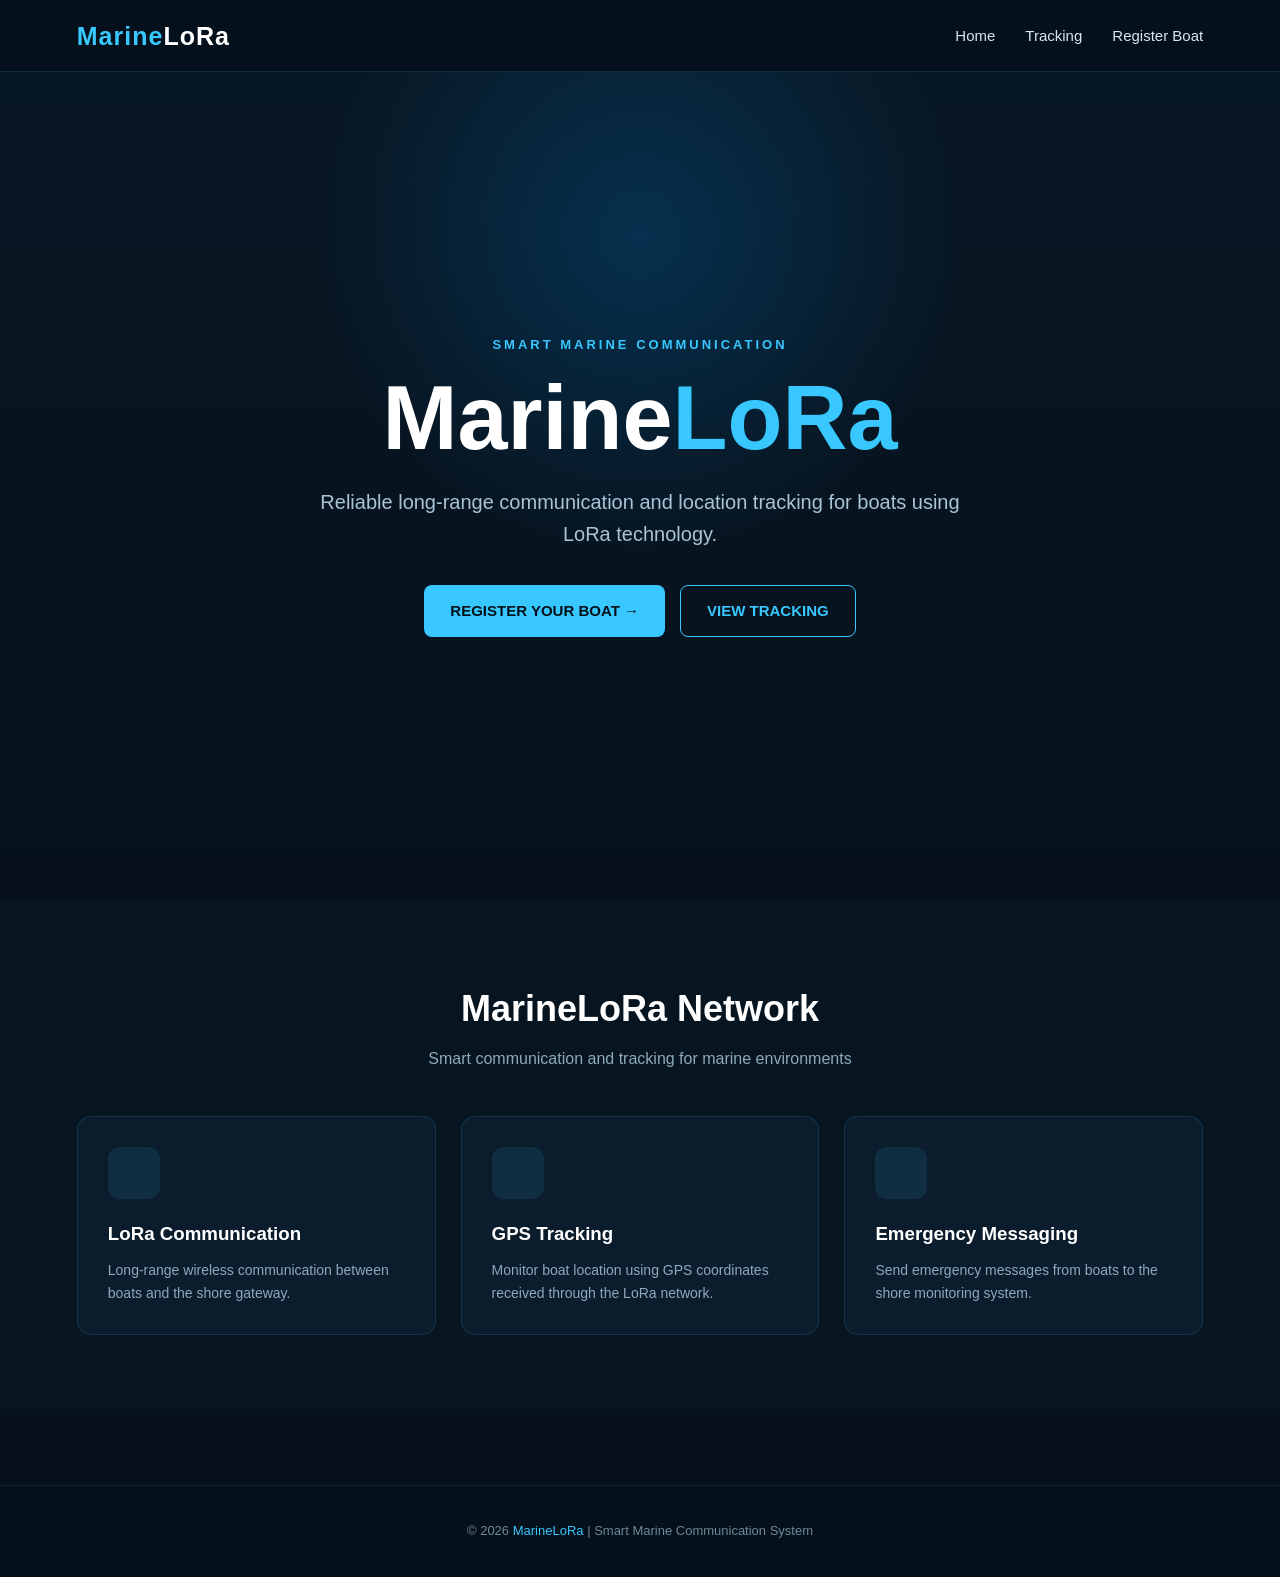
<file: index.html>
<!DOCTYPE html>
<html lang="en">

<head>
    <meta charset="UTF-8">
    <meta name="viewport" content="width=device-width, initial-scale=1.0">

    <title>MarineLoRa | Smart Marine Communication</title>

    <link rel="stylesheet" href="style.css">
</head>

<body>

    <nav class="navbar">

        <div class="logo">
            Marine<span>LoRa</span>
        </div>

        <ul class="nav-links">
            <li><a href="index.html">Home</a></li>
            <li><a href="tracking.html">Tracking</a></li>
            <li><a href="register.html">Register Boat</a></li>
        </ul>

    </nav>


    <section class="hero">

        <div class="hero-content">

            <p class="hero-tag">SMART MARINE COMMUNICATION</p>

            <h1>
                Marine<span>LoRa</span>
            </h1>

            <p>
                Reliable long-range communication and location
                tracking for boats using LoRa technology.
            </p>

            <div class="hero-buttons">

                <a href="register.html" class="btn btn-primary">
                    REGISTER YOUR BOAT →
                </a>

                <a href="tracking.html" class="btn btn-secondary">
                    VIEW TRACKING
                </a>

            </div>

        </div>

    </section>


    <section class="features">

        <div class="section-title">

            <h2>MarineLoRa Network</h2>

            <p>
                Smart communication and tracking for marine environments
            </p>

        </div>


        <div class="feature-grid">

            <div class="feature-card">

                <div class="feature-icon">
                    
                </div>

                <h3>LoRa Communication</h3>

                <p>
                    Long-range wireless communication between boats
                    and the shore gateway.
                </p>

            </div>


            <div class="feature-card">

                <div class="feature-icon">
                    
                </div>

                <h3>GPS Tracking</h3>

                <p>
                    Monitor boat location using GPS coordinates
                    received through the LoRa network.
                </p>

            </div>


            <div class="feature-card">

                <div class="feature-icon">
                    
                </div>

                <h3>Emergency Messaging</h3>

                <p>
                    Send emergency messages from boats to the
                    shore monitoring system.
                </p>

            </div>

        </div>

    </section>


    <footer class="footer">

        <p>
            © 2026 <span>MarineLoRa</span> |
            Smart Marine Communication System
        </p>

    </footer>

</body>

</html>
</file>
<file: style.css>
* {
    margin: 0;
    padding: 0;
    box-sizing: border-box;
}

html {
    scroll-behavior: smooth;
}

body {
    font-family: "Segoe UI", Arial, sans-serif;
    background: #06111c;
    color: #ffffff;
    min-height: 100vh;
    line-height: 1.6;
}

a {
    text-decoration: none;
    color: inherit;
}

button,
input {
    font-family: inherit;
}

button {
    cursor: pointer;
}


/* =========================
   NAVBAR
   ========================= */

.navbar {
    width: 100%;
    height: 72px;

    display: flex;
    align-items: center;
    justify-content: space-between;

    padding: 0 6%;

    background: rgba(5, 17, 29, 0.96);

    border-bottom:
        1px solid rgba(56, 199, 255, 0.15);

    position: sticky;
    top: 0;

    z-index: 1000;

    backdrop-filter: blur(12px);
}

.logo {
    font-size: 25px;
    font-weight: 700;
    color: #38c7ff;
    letter-spacing: 1px;
}

.logo span {
    color: #ffffff;
}

.nav-links {
    display: flex;
    align-items: center;
    gap: 30px;

    list-style: none;
}

.nav-links a {
    color: #d8e8f3;
    font-size: 15px;
    transition: 0.3s;
}

.nav-links a:hover {
    color: #38c7ff;
}


/* =========================
   HERO
   ========================= */

.hero {
    min-height: calc(100vh - 72px);

    display: flex;
    align-items: center;
    justify-content: center;

    text-align: center;

    padding: 60px 20px;

    background:
        radial-gradient(
            circle at 50% 20%,
            rgba(0, 157, 255, 0.20),
            transparent 35%
        ),
        linear-gradient(
            180deg,
            #081724 0%,
            #06111c 100%
        );
}

.hero-content {
    max-width: 850px;
}

.hero-tag {
    color: #38c7ff;
    font-size: 13px;
    font-weight: 700;
    letter-spacing: 3px;
    margin-bottom: 15px;
}

.hero h1 {
    font-size: clamp(50px, 8vw, 90px);
    line-height: 1.05;
    margin-bottom: 20px;
    font-weight: 800;
}

.hero h1 span {
    color: #38c7ff;
}

.hero p:not(.hero-tag) {
    font-size: 20px;
    color: #a9c4d5;
    max-width: 650px;
    margin: 0 auto 35px;
}


/* =========================
   BUTTONS
   ========================= */

.hero-buttons {
    display: flex;
    justify-content: center;
    gap: 15px;
    flex-wrap: wrap;
}

.btn {
    border: none;
    border-radius: 8px;

    padding: 13px 26px;

    font-size: 15px;
    font-weight: 700;

    transition: 0.3s;

    display: inline-flex;
    align-items: center;
    justify-content: center;

    gap: 8px;
}

.btn-primary {
    background: #38c7ff;
    color: #03101a;
}

.btn-primary:hover {
    transform: translateY(-2px);

    box-shadow:
        0 8px 25px rgba(56, 199, 255, 0.25);
}

.btn-secondary {
    background: transparent;
    color: #38c7ff;

    border:
        1px solid #38c7ff;
}

.btn-secondary:hover {
    background: #38c7ff;
    color: #03101a;
}


/* =========================
   FEATURES
   ========================= */

.features {
    padding: 80px 6%;
    background: #071521;
}

.section-title {
    text-align: center;
    margin-bottom: 45px;
}

.section-title h2 {
    font-size: 36px;
}

.section-title p {
    color: #8da9ba;
    margin-top: 8px;
}

.feature-grid {
    display: grid;

    grid-template-columns:
        repeat(3, 1fr);

    gap: 25px;
}

.feature-card {
    background: #0b1d2c;

    border:
        1px solid rgba(56, 199, 255, 0.14);

    border-radius: 14px;

    padding: 30px;

    transition: 0.3s;
}

.feature-card:hover {
    transform: translateY(-5px);

    border-color:
        rgba(56, 199, 255, 0.45);
}

.feature-icon {
    width: 52px;
    height: 52px;

    border-radius: 12px;

    display: flex;
    align-items: center;
    justify-content: center;

    background:
        rgba(56, 199, 255, 0.1);

    color: #38c7ff;

    font-size: 24px;

    margin-bottom: 20px;
}

.feature-card h3 {
    margin-bottom: 10px;
}

.feature-card p {
    color: #8da9ba;
    font-size: 14px;
}


/* =========================
   REGISTER / AUTH
   ========================= */

.auth-page {
    min-height: calc(100vh - 72px);

    display: flex;
    align-items: center;
    justify-content: center;

    padding: 40px 20px;

    background:
        radial-gradient(
            circle at top,
            rgba(0, 157, 255, 0.18),
            transparent 35%
        ),
        #06111c;
}

.auth-card {
    width: 100%;
    max-width: 500px;

    background: #0a1b2a;

    border:
        1px solid rgba(56, 199, 255, 0.18);

    border-radius: 16px;

    padding: 40px;

    box-shadow:
        0 20px 60px rgba(0, 0, 0, 0.35);
}

.auth-card h1 {
    text-align: center;
    margin-bottom: 8px;
}

.subtitle {
    text-align: center;
    color: #8da9ba;
    margin-bottom: 30px;
}

.form-group {
    margin-bottom: 20px;
}

.form-group label {
    display: block;

    color: #c9dce7;

    font-size: 14px;

    margin-bottom: 8px;
}

.form-control {
    width: 100%;

    padding: 13px 15px;

    background: #071521;

    border:
        1px solid #1d3b50;

    border-radius: 8px;

    color: #ffffff;

    outline: none;

    transition: 0.3s;
}

.form-control:focus {
    border-color: #38c7ff;

    box-shadow:
        0 0 0 3px rgba(56, 199, 255, 0.08);
}

.form-control::placeholder {
    color: #607b8c;
}


/* PHONE */

.phone-input {
    display: flex;
    align-items: center;
    gap: 10px;
}

.phone-input span {
    min-width: 55px;

    padding: 13px 10px;

    background: #071521;

    border:
        1px solid #1d3b50;

    border-radius: 8px;

    color: #38c7ff;

    text-align: center;

    font-weight: 600;
}

.phone-input .form-control {
    flex: 1;
}

.register-btn {
    width: 100%;
    margin-top: 5px;
}

.back-home {
    display: block;

    margin-top: 22px;

    text-align: center;

    color: #8da9ba;

    font-size: 14px;

    transition: 0.3s;
}

.back-home:hover {
    color: #38c7ff;
}


/* =========================
   DASHBOARD
   ========================= */

.dashboard-page {
    min-height: calc(100vh - 72px);
    background: #06111c;
}

.dashboard-header {
    padding: 40px 6% 20px;
}

.dashboard-header h1 {
    font-size: 34px;
}

.dashboard-header p {
    color: #8da9ba;
}


/* STATUS */

.status-bar {
    width: 90%;
    max-width: 1200px;

    margin: 20px auto;

    display: flex;

    justify-content: space-between;
    align-items: center;

    padding: 16px 20px;

    background: #0b1d2c;

    border:
        1px solid rgba(56, 199, 255, 0.14);

    border-radius: 10px;
}

.status {
    display: flex;
    align-items: center;
    gap: 9px;
}

.status-dot {
    width: 10px;
    height: 10px;

    border-radius: 50%;

    display: inline-block;
}

.status-online {
    background: #22c55e;
}

.status-offline {
    background: #ff3b4f;
}


/* STORAGE */

.storage-panel {
    width: 90%;
    max-width: 1200px;

    margin: 25px auto;

    padding: 20px;

    background: #0b1d2c;

    border:
        1px solid rgba(56, 199, 255, 0.14);

    border-radius: 12px;
}

.storage-panel h3 {
    color: #38c7ff;
    margin-bottom: 15px;
}

.storage-info {
    display: flex;
    gap: 15px;
}

.storage-item {
    flex: 1;

    background: #071521;

    padding: 18px;

    border-radius: 8px;
}

.storage-item .value {
    font-size: 28px;
    font-weight: 700;
    color: #ffffff;
}

.storage-item .label {
    color: #7894a5;
    font-size: 13px;
}


/* =========================
   MESSAGES
   ========================= */

.messages-section {
    width: 90%;
    max-width: 1200px;

    margin: 40px auto;
}

.messages-section h2 {
    font-size: 28px;
    margin-bottom: 20px;
}

#messageList {
    display: grid;

    grid-template-columns:
        repeat(auto-fit, minmax(280px, 1fr));

    gap: 18px;
}

.marine-message {
    background: #0b1d2c;

    border:
        1px solid rgba(56, 199, 255, 0.18);

    border-radius: 12px;

    padding: 20px;

    transition: 0.3s;
}

.marine-message:hover {
    border-color: #38c7ff;
    transform: translateY(-3px);
}

.marine-message h3 {
    color: #38c7ff;
    margin-bottom: 15px;
}

.marine-message p {
    color: #b8ceda;
    margin: 7px 0;
    font-size: 14px;
}


/* =========================
   MAP
   ========================= */

.map-container {
    width: 90%;
    max-width: 1200px;

    min-height: 500px;

    margin: 30px auto;

    background: #0b1d2c;

    border:
        1px solid rgba(56, 199, 255, 0.14);

    border-radius: 14px;

    overflow: hidden;
}

.map-placeholder {
    min-height: 500px;

    display: flex;
    align-items: center;
    justify-content: center;

    text-align: center;

    color: #607b8c;
}

.map-placeholder h2 {
    color: #38c7ff;
    margin-bottom: 10px;
}


/* =========================
   EMPTY STATE
   ========================= */

.empty-state {
    padding: 50px 20px;

    text-align: center;

    background: #0b1d2c;

    border:
        1px dashed #29485c;

    border-radius: 12px;

    color: #718c9d;
}

.empty-state h3 {
    color: #b8ceda;
    margin-bottom: 8px;
}


/* =========================
   FOOTER
   ========================= */

.footer {
    margin-top: 70px;

    padding: 35px 6%;

    text-align: center;

    background: #04101a;

    border-top:
        1px solid rgba(56, 199, 255, 0.12);
}

.footer p {
    color: #6f8999;
    font-size: 13px;
}

.footer span {
    color: #38c7ff;
}


/* =========================
   MOBILE
   ========================= */

@media (max-width: 900px) {

    .feature-grid {
        grid-template-columns: 1fr;
    }

    .storage-info {
        flex-direction: column;
    }

}


@media (max-width: 650px) {

    .navbar {
        padding: 0 5%;
    }

    .nav-links {
        display: none;
    }

    .hero {
        padding: 50px 20px;
    }

    .hero h1 {
        font-size: 50px;
    }

    .hero p {
        font-size: 16px;
    }

    .hero-buttons {
        flex-direction: column;
    }

    .hero-buttons .btn {
        width: 100%;
    }

    .auth-card {
        padding: 28px 20px;
    }

    .dashboard-header h1 {
        font-size: 27px;
    }

    .status-bar {
        flex-direction: column;
        align-items: flex-start;
    }

    .phone-input {
        flex-direction: row;
    }

}
</file>
